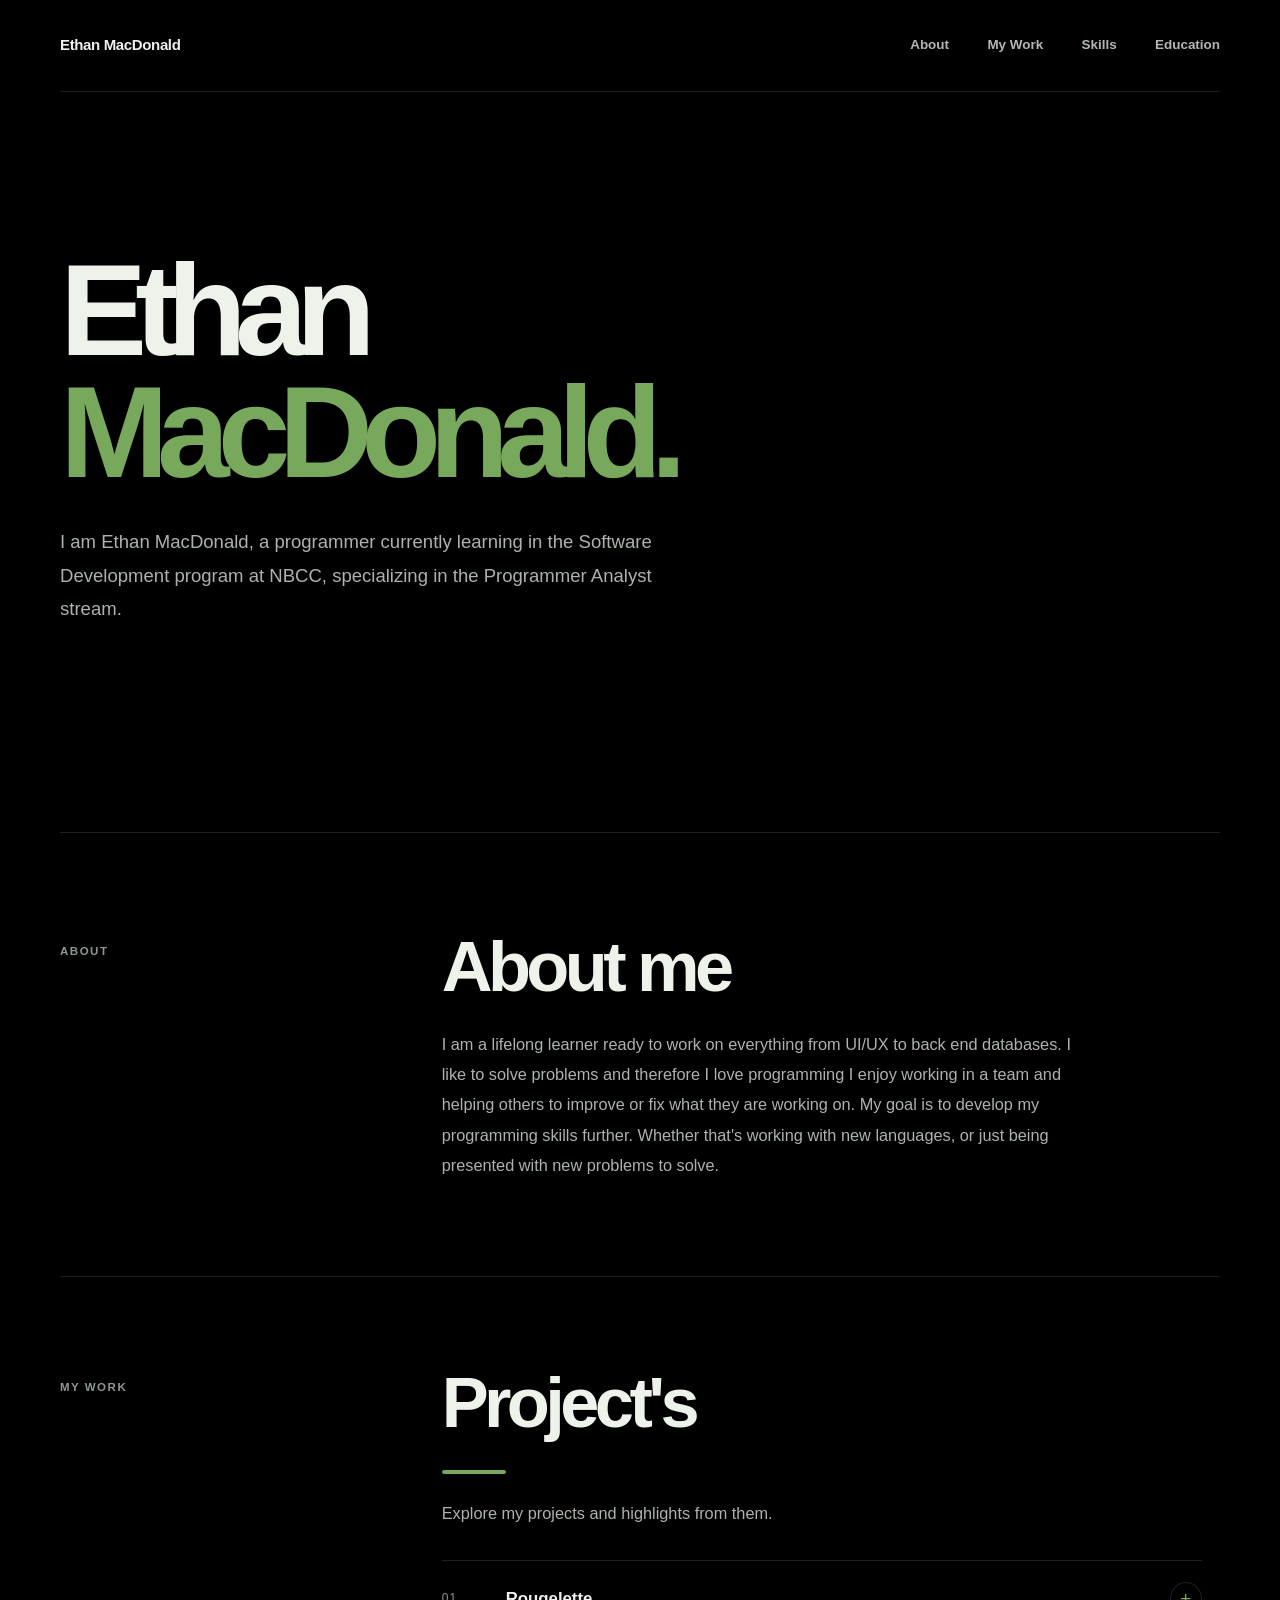
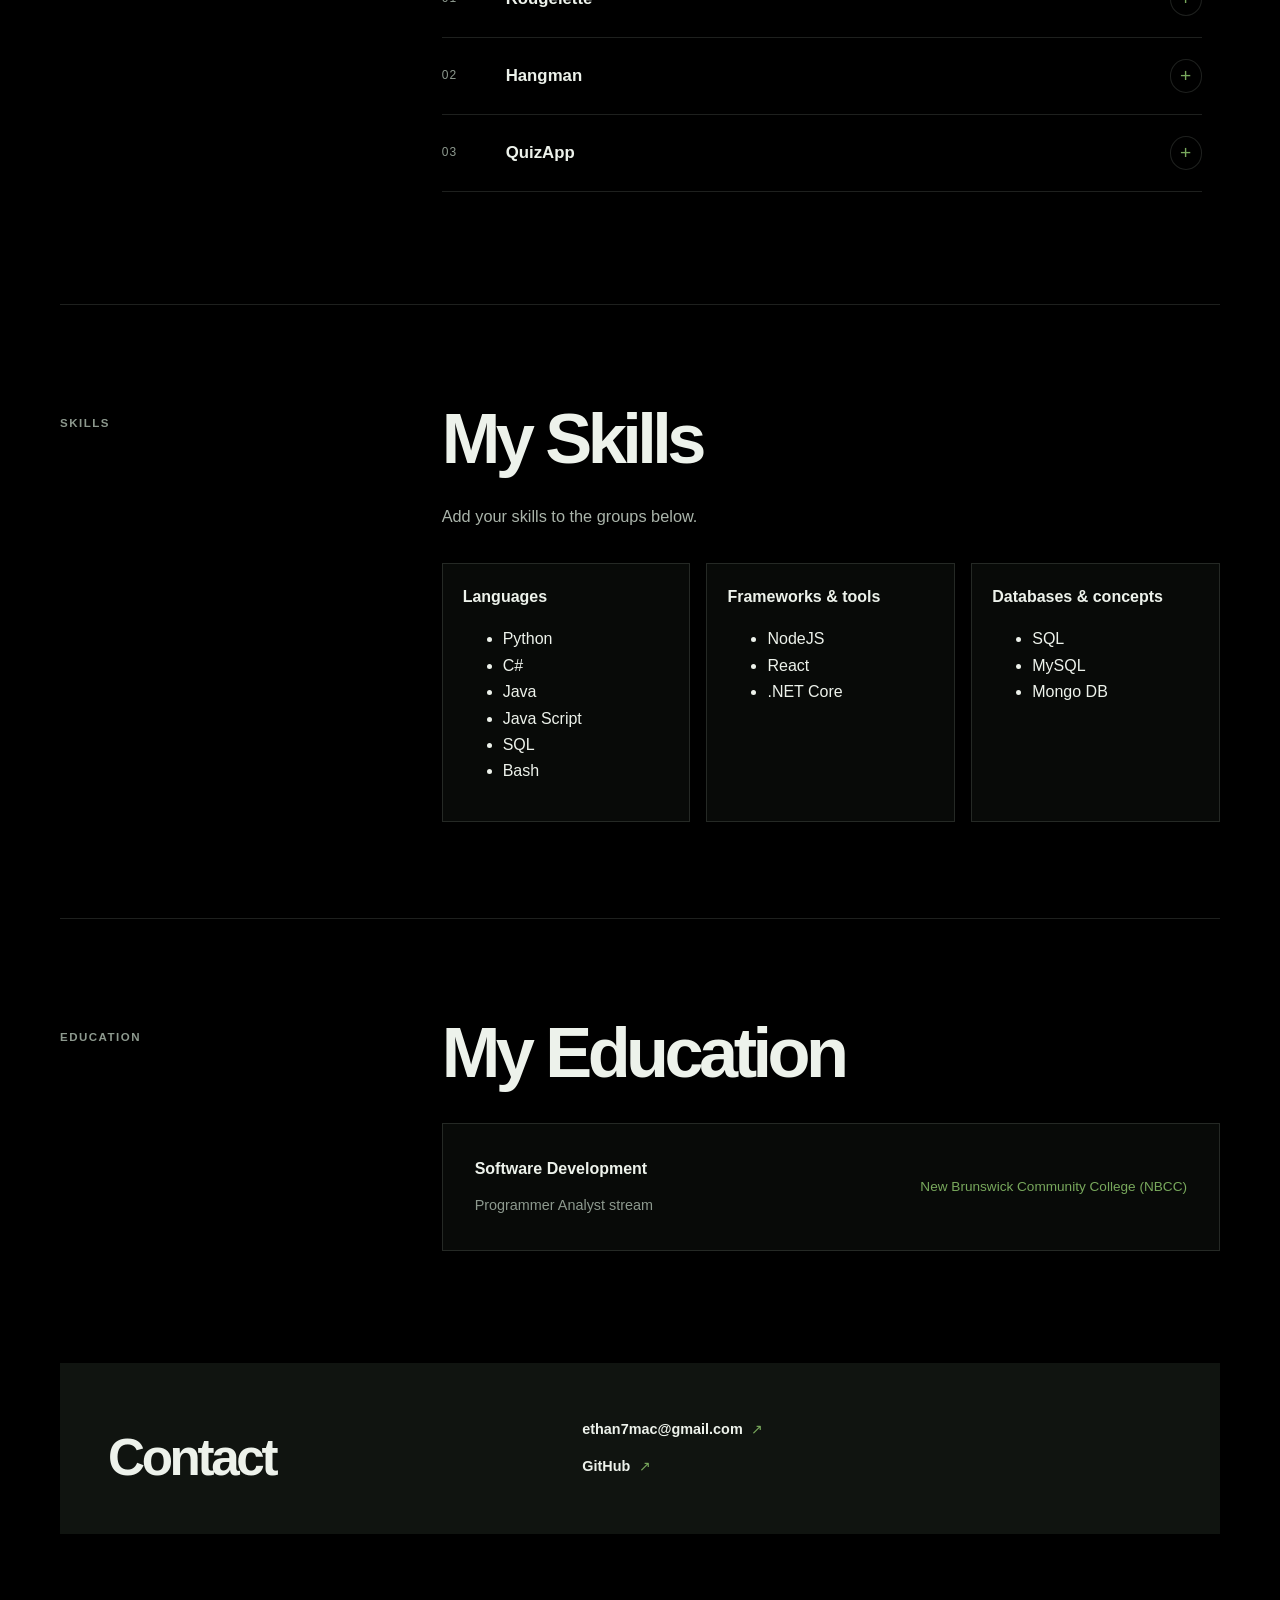
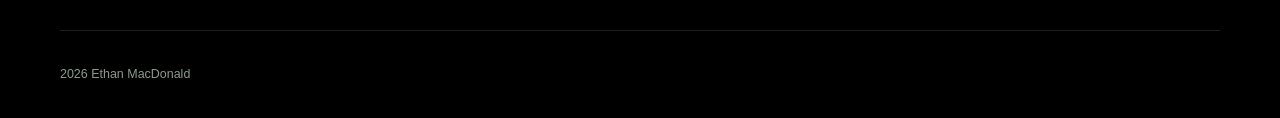
<file: index.html>
<!DOCTYPE html>
<html lang="en">
<head>
    <meta charset="UTF-8">
    <meta name="viewport" content="width=device-width, initial-scale=1">
    <meta name="theme-color" content="#0b0e0c">
    <meta name="description" content="The portfolio of Ethan MacDonald: a little corner of the internet for work, ideas, and experiments.">
    <link rel="stylesheet" href="index.css">
    <link rel="stylesheet" href="time-machine.css">
    <script src="time-machine.js" defer></script>
    <title>Ethan MacDonald — Portfolio</title>
</head>
<body class="portfolio-v2">
    <header class="wrap topbar">
        <a class="wordmark" href="#top" aria-label="Ethan MacDonald, home">
            <span>Ethan MacDonald</span>
        </a>
        <nav class="nav" aria-label="Main navigation">
            <a href="#about">About</a>
            <a href="#work">My Work</a>
            <a href="#skills">Skills</a>
            <a href="#education">Education</a>
        </nav>
        </header>

    <main id="top">
        <section class="wrap hero" aria-labelledby="hero-title">
            <div>
                <h1 id="hero-title">Ethan<br><span>MacDonald.</span></h1>
                <p class="hero-copy">I am Ethan MacDonald, a programmer currently learning in the Software Development program at NBCC, specializing in the Programmer Analyst stream. </p>
                <div class="hero-actions">
                </div>
            </div>
        </section>

        <section class="wrap section" id="about" aria-labelledby="about-title">
            <div class="section-heading">
                <p class="section-kicker">About</p>
                <div>
                    <h2 id="about-title">About me</h2>
                    <p class="about">I am a lifelong learner ready to work on everything from UI/UX to back end databases. I like to solve problems and therefore I love programming
                        I enjoy working in a team and helping others to improve or fix what they are working on. My goal is to develop my programming skills further.
                        Whether that's working with new languages, or just being presented with new problems to solve.
                    </p>
                </div>
            </div>
        </section>

        <section class="wrap section work-section" id="work" aria-labelledby="work-title">
            <div class="section-heading">
                <p class="section-kicker">My work</p>
                <div>
                    <h2 id="work-title">Project's</h2>
                    <p class="about">Explore my projects and highlights from them.</p>
                    <div class="project-list">

                        <details class="project">
                            <summary><span class="project-number">01</span><span>Rougelette</span><span class="project-toggle" aria-hidden="true">+</span></summary>
                            <a class="text-link" href="https://github.com/ethan7mac-rgb/Rougelette">Rougelette</a>
                            <p>My final project for the Object Oriented Programming class. We worked in a team of three to create an app to display a deep understanding of object oriented programming.</p>
                            <details class="code-preview">
                                <summary>Preview code <span aria-hidden="true">+</span></summary>
                                <pre><code>private List&lt;string&gt; UserCheck()
{
    //Create empty list of strings
    List&lt;string&gt; users = new List&lt;string&gt;();
    try
    {
        //Grab username from main menu
        string user = mainMenu.Username;
        //Setup path
        string path = Path.Combine(Application.StartupPath, "users.txt");
        //Read path
        using StreamReader reader = new StreamReader(path);
        //Add all users in users.txt into list
        while (reader.EndOfStream == false)
            users.Add(reader.ReadLine());
    }
    catch(Exception ex)
    {
        MessageBox.Show($"Error With Getting All Users {ex.Message}");
    }
    //Return list
    return users;
}</code></pre>
                            </details>
                        </details>

                        <details class="project">
                            <summary><span class="project-number">02</span><span>Hangman</span><span class="project-toggle" aria-hidden="true">+</span></summary>
                            <a class="text-link" href="https://github.com/ethan7mac-rgb/Hangman">Hangman</a>
                            <p>A example of my JavaScript work. This is a quick game of hangman done entirely with Java Script and without using images</p>
                            <details class="code-preview">
                                <summary>Preview code <span aria-hidden="true">+</span></summary>
                                <pre><code>
function Draw(){
    let canvas = document.querySelector("#hangman");
    let context = canvas.getContext("2d");
    switch(GuessCount){
        case 6:
            context.lineWidth = 8; 
            context.beginPath();
            //x y
            context.moveTo(5, 0);
            context.lineTo(5, 225.5);
            context.moveTo(5, 2.5);
            context.lineTo(100, 2.5);
            context.lineTo(100, 25.5);
            context.moveTo(5, 25.5);
            context.lineTo(50, 2.5);
            context.stroke();
            break;

        case 5:
            context.lineWidth = 5;
            context.beginPath();
            context.arc(100, 35, 10, 0, Math.PI*2, true);
            context.closePath();
            context.stroke();
            break;
      
        case 4:
            context.beginPath();
            context.moveTo(100, 45.5);
            context.lineTo(100, 100.5);
            context.stroke();
            break;

        case 3:
            context.beginPath();
            context.moveTo(100, 60.5);
            context.lineTo(70, 70.5);
            context.stroke();
            break;

        case 2:
            context.beginPath();
            context.moveTo(100, 60.5);
            context.lineTo(130, 70.5);
            context.stroke();
            break;

        case 1:
            context.beginPath();
            context.moveTo(100, 100);
            context.lineTo(80, 125);
            context.stroke();
            break;

        case 0:
            context.beginPath();
            context.moveTo(100, 100);
            context.lineTo(125, 125);
            context.stroke();
        break;
    }
}</code></pre>
                            </details>
                        </details>

                        <details class="project">
                            <summary><span class="project-number">03</span><span>QuizApp</span><span class="project-toggle" aria-hidden="true">+</span></summary>
                            <a class="text-link" href="https://github.com/ethan7mac-rgb/QuizApp">QuizApp</a>
                            <p>A quiz app done inside C# razor pages.</p>
                            <details class="code-preview">
                                <summary>Preview code <span aria-hidden="true">+</span></summary>
                                <pre><code>
&lt;h1&gt;@Model.Quiz.Title Results&lt;/h1&gt;

@if (Model.ErrMessage is not null)
{
    &lt;div class="alert alert-danger"&gt;@Model.ErrMessage&lt;/div&gt;
}
else
{
    &lt;p&gt;Score: @Model.Score / @Model.Quiz.Questions.Count&lt;/p&gt;

    @for (int i = 0; i &lt; Model.Quiz.Questions.Count; i++)
    {
        var question = Model.Quiz.Questions[i];
        bool hasAnswer = i < Model.Answers.Count && Model.Answers[i] >= 0 && Model.Answers[i] < question.Choices.Count;
        bool isCorrect = Model.CorrectAnswers[i];

        &lt;div&gt;
            &lt;h2 class="h5"&gt;@(i + 1). @question.QuestionText&lt;/h2&gt;
            &lt;p&gt;Answer: @question.Choices[Model.Answers[i]]&lt;/p&gt;
            &lt;p class="@(isCorrect ? "text-success" : "text-danger")"&gt; @(isCorrect ? "Correct" : "Incorrect") &lt;/p&gt;
        &lt;/div&gt;
    }
}
                                </code></pre>
                            </details>
                        </details>
                    </div>
                </div>
                </div>
        </section>

        <section class="wrap section" id="skills" aria-labelledby="skills-title">
            <div class="section-heading">
                <p class="section-kicker">Skills</p>
                <div>
                    <h2 id="skills-title">My Skills</h2>
                    <p class="about">Add your skills to the groups below.</p>
                    <div class="skills-grid">
                        <article class="skill-group">
                            <h3>Languages</h3>
                            <ul>
                                <li>Python</li>
                                <li>C#</li>
                                <li>Java</li>
                                <li>Java Script</li>
                                <li>SQL</li>
                                <li>Bash</li>
                            </ul>
                        </article>
                        <article class="skill-group">
                            <h3>Frameworks &amp; tools</h3>
                            <ul>
                                <li>NodeJS</li>
                                <li>React</li>
                                <li>.NET Core</li>
                            </ul>
                        </article>
                        <article class="skill-group">
                            <h3>Databases &amp; concepts</h3>
                            <ul>
                                <li>SQL</li>
                                <li>MySQL</li>
                                <li>Mongo DB</li>
                            </ul>
                        </article>
                    </div>
                </div>
            </div>
        </section>

        <section class="wrap section" id="education" aria-labelledby="education-title">
            <div class="section-heading">
                <p class="section-kicker">Education</p>
                <div>
                    <h2 id="education-title">My Education</h2>
                    <div class="education-card">
                        <div>
                            <h3>Software Development</h3>
                            <p>Programmer Analyst stream</p>
                        </div>
                        <div class="education-meta">
                            <span>New Brunswick Community College (NBCC)</span>
                        </div>
                    </div>
                </div>
            </div>
        </section>

        <section class="wrap section contact-section" id="contact" aria-labelledby="contact-title">
            <div class="contact-panel">
                <div>
                    <h2>Contact</h2>
                </div>
                <div class="contact-links">
                    <a class="text-link" href="mailto:ethan7mac@gmail.com">ethan7mac@gmail.com <span class="arrow" aria-hidden="true">↗</span></a>
                    <a class="text-link" href="https://github.com/ethan7mac-rgb" target="_blank" rel="noreferrer">GitHub <span class="arrow" aria-hidden="true">↗</span></a>
                </div>
                </div>
            </section>
    </main>

    <footer class="wrap">
        <span>2026 Ethan MacDonald</span>
    </footer>
    <!--<aside class="time-machine" aria-label="Portfolio version navigation">
        <span class="time-machine-title">Time Machine</span>
        <div class="time-machine-controls">
            <button type="button" data-time-machine="previous" aria-label="Previous index">↑</button>
            <span data-time-machine-position aria-live="polite"></span>
            <button type="button" data-time-machine="next" aria-label="Next index">↓</button>
        </div>
    </aside>-->
</body>
</html>
</file>
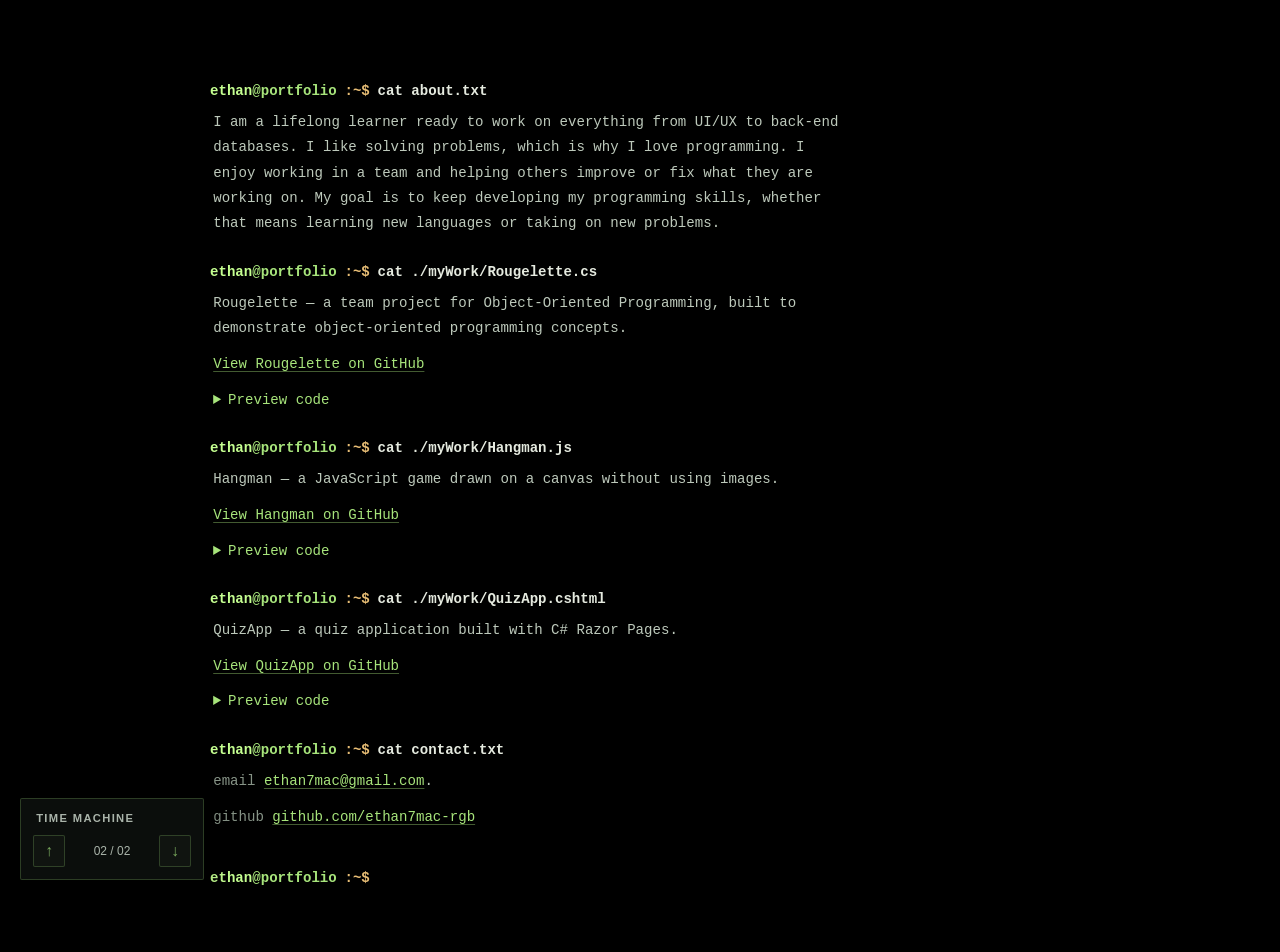
<file: indexv2.html>
<!DOCTYPE html>
<html lang="en">
<head>
    <meta charset="UTF-8">
    <meta name="viewport" content="width=device-width, initial-scale=1.0">
    <meta name="theme-color" content="#101410">
    <meta name="description" content="A terminal-inspired portfolio for Ethan MacDonald.">
    <link rel="stylesheet" href="style.css">
    <link rel="stylesheet" href="time-machine.css">
    <script type="module" src="main.js"></script>
    <script src="time-machine.js" defer></script>
    <title>ethan@portfolio: ~</title>
</head>
<body>
    <main class="terminal-shell" aria-label="Ethan MacDonald's portfolio terminal">

        <div class="terminal-body">
            <section class="transcript" aria-label="Portfolio">
                <div class="output project-list">
                </div>

                <div class="command-line">
                    <span class="prompt"><span>ethan</span>@portfolio</span><span class="path">:~$</span>
                    <span>cat about.txt</span>
                </div>
                <div class="output">
                    <p>
                        I am a lifelong learner ready to work on everything from UI/UX to back-end databases. I like solving problems, which is why I love programming. I enjoy working in a team and helping others improve or fix what they are working on. My goal is to keep developing my programming skills, whether that means learning new languages or taking on new problems.
                    </p>
                </div>

                <div class="command-line">
                    <span class="prompt"><span>ethan</span>@portfolio</span><span class="path">:~$</span>
                    <span>cat ./myWork/Rougelette.cs</span>
                </div>
                <div class="output">
                    <p>Rougelette — a team project for Object-Oriented Programming, built to demonstrate object-oriented programming concepts.</p>
                    <p><a href="https://github.com/ethan7mac-rgb/Rougelette" target="_blank" rel="noreferrer">View Rougelette on GitHub</a></p>
                    <details class="code-example">
                        <summary>Preview code</summary>
                        <pre><code>private List&lt;string&gt; UserCheck()
{
    //Create empty list of strings
    List&lt;string&gt; users = new List&lt;string&gt;();
    try
    {
        //Grab username from main menu
        string user = mainMenu.Username;
        //Setup path
        string path = Path.Combine(Application.StartupPath, "users.txt");
        //Read path
        using StreamReader reader = new StreamReader(path);
        //Add all users in users.txt into list
        while (reader.EndOfStream == false)
            users.Add(reader.ReadLine());
    }
    catch(Exception ex)
    {
        MessageBox.Show($"Error With Getting All Users {ex.Message}");
    }
    //Return list
    return users;
}</code></pre>
                    </details>
                </div>

                <div class="command-line">
                    <span class="prompt"><span>ethan</span>@portfolio</span><span class="path">:~$</span>
                    <span>cat ./myWork/Hangman.js</span>
                </div>
                <div class="output">
                    <p>Hangman — a JavaScript game drawn on a canvas without using images.</p>
                    <p><a href="https://github.com/ethan7mac-rgb/Hangman" target="_blank" rel="noreferrer">View Hangman on GitHub</a></p>
                    <details class="code-example">
                        <summary>Preview code</summary>
                        <pre><code>function Draw(){
    let canvas = document.querySelector("#hangman");
    let context = canvas.getContext("2d");
    switch(GuessCount){
        case 6:
            context.lineWidth = 8;
            context.beginPath();
            //x y
            context.moveTo(5, 0);
            context.lineTo(5, 225.5);
            context.moveTo(5, 2.5);
            context.lineTo(100, 2.5);
            context.lineTo(100, 25.5);
            context.moveTo(5, 25.5);
            context.lineTo(50, 2.5);
            context.stroke();
            break;

        case 5:
            context.lineWidth = 5;
            context.beginPath();
            context.arc(100, 35, 10, 0, Math.PI*2, true);
            context.closePath();
            context.stroke();
            break;

        case 4:
            context.beginPath();
            context.moveTo(100, 45.5);
            context.lineTo(100, 100.5);
            context.stroke();
            break;

        case 3:
            context.beginPath();
            context.moveTo(100, 60.5);
            context.lineTo(70, 70.5);
            context.stroke();
            break;

        case 2:
            context.beginPath();
            context.moveTo(100, 60.5);
            context.lineTo(130, 70.5);
            context.stroke();
            break;

        case 1:
            context.beginPath();
            context.moveTo(100, 100);
            context.lineTo(80, 125);
            context.stroke();
            break;

        case 0:
            context.beginPath();
            context.moveTo(100, 100);
            context.lineTo(125, 125);
            context.stroke();
            break;
    }
}</code></pre>
                    </details>
                </div>

                <div class="command-line">
                    <span class="prompt"><span>ethan</span>@portfolio</span><span class="path">:~$</span>
                    <span>cat ./myWork/QuizApp.cshtml</span>
                </div>
                <div class="output">
                    <p>QuizApp — a quiz application built with C# Razor Pages.</p>
                    <p><a href="https://github.com/ethan7mac-rgb/QuizApp" target="_blank" rel="noreferrer">View QuizApp on GitHub</a></p>
                    <details class="code-example">
                        <summary>Preview code</summary>
                        <pre><code>&lt;h1&gt;@Model.Quiz.Title Results&lt;/h1&gt;

@if (Model.ErrMessage is not null)
{
    &lt;div class="alert alert-danger"&gt;@Model.ErrMessage&lt;/div&gt;
}
else
{
    &lt;p&gt;Score: @Model.Score / @Model.Quiz.Questions.Count&lt;/p&gt;

    @for (int i = 0; i &lt; Model.Quiz.Questions.Count; i++)
    {
        var question = Model.Quiz.Questions[i];
        bool hasAnswer = i &lt; Model.Answers.Count &amp;&amp; Model.Answers[i] &gt;= 0 &amp;&amp; Model.Answers[i] &lt; question.Choices.Count;
        bool isCorrect = Model.CorrectAnswers[i];

        &lt;div&gt;
            &lt;h2 class="h5"&gt;@(i + 1). @question.QuestionText&lt;/h2&gt;
            &lt;p&gt;Answer: @question.Choices[Model.Answers[i]]&lt;/p&gt;
            &lt;p class="@(isCorrect ? "text-success" : "text-danger")"&gt; @(isCorrect ? "Correct" : "Incorrect") &lt;/p&gt;
        &lt;/div&gt;
    }
}</code></pre>
                    </details>
                </div>

                <div class="command-line">
                    <span class="prompt"><span>ethan</span>@portfolio</span><span class="path">:~$</span>
                    <span>cat contact.txt</span>
                </div>
                <div class="output contact-output">
                    <p><span class="muted">email </span><a href="mailto:ethan7mac@gmail.com">ethan7mac@gmail.com</a>.</p>
                    <p><span class="muted">github</span> <a href="https://github.com/ethan7mac-rgb" target="_blank" rel="noreferrer">github.com/ethan7mac-rgb</a></p>
                </div>

                <div class="command-line last-command" aria-label="Terminal input">
                    <span class="prompt"><span>ethan</span>@portfolio</span><span class="path">:~$</span>
                    <input class="terminal-input" type="text" spellcheck="false" autocomplete="off" aria-label="Command input" autofocus>
            </div>
        </section>


        </div>
    </main>
    <aside class="time-machine" aria-label="Portfolio version navigation">
        <span class="time-machine-title">Time Machine</span>
        <div class="time-machine-controls">
            <button type="button" data-time-machine="previous" aria-label="Previous index">↑</button>
            <span data-time-machine-position aria-live="polite"></span>
            <button type="button" data-time-machine="next" aria-label="Next index">↓</button>
        </div>
    </aside>
</body>
</html>
</file>
<file: index.css>
:root {
    color-scheme: dark;
    font-family: Arial, Helvetica, sans-serif;
    font-synthesis: none;
    text-rendering: optimizeLegibility;
    --paper: #000;
    --ink: #edf2eb;
    --muted: #8d998e;
    --line: rgba(214, 223, 209, .14);
    --accent: #78a85c;
    --accent-light: #172018;
}

* {
    box-sizing: border-box;
}

html {
    min-width: 320px;
    scroll-behavior: smooth;
    scroll-padding-top: 2rem;
    background: var(--paper);
}

body {
    min-height: 100vh;
    margin: 0;
    padding: 0;
    color: var(--ink);
    background: var(--paper);
    font-size: 16px;
    line-height: 1.65;
    -webkit-font-smoothing: antialiased;
}

a {
    color: inherit;
    text-decoration: none;
    -webkit-tap-highlight-color: transparent;
}

a:hover {
    color: var(--accent);
}

:focus-visible {
    outline: 2px solid var(--accent);
    outline-offset: 5px;
}

.wrap {
    width: min(100% - 3rem, 1160px);
    margin-inline: auto;
}

.topbar {
    display: flex;
    min-height: 92px;
    align-items: center;
    justify-content: space-between;
    border-bottom: 1px solid var(--line);
}

.wordmark {
    display: inline-flex;
    align-items: center;
    gap: .75rem;
    font-size: .94rem;
    font-weight: 650;
    letter-spacing: -.025em;
}

.mark {
    display: grid;
    width: 38px;
    aspect-ratio: 1;
    place-items: center;
    border-radius: 50%;
    border: 1px solid var(--line);
    color: var(--accent);
    background: #101410;
    font-size: .85rem;
    font-weight: 700;
    letter-spacing: -.06em;
}

.nav {
    display: flex;
    align-items: center;
    gap: clamp(1.25rem, 3vw, 2.75rem);
    color: #b0b9b0;
    font-size: .84rem;
    font-weight: 550;
}

.nav a,
footer a {
    transition: color .2s ease;
}

.nav .nav-contact {
    padding: .65rem 1rem;
    border: 1px solid var(--line);
    border-radius: 999px;
    color: var(--ink);
    background: rgba(255, 255, 255, .035);
}

.nav-contact span {
    margin-left: .35rem;
    color: var(--accent);
}

.hero {
    position: relative;
    display: flex;
    min-height: min(740px, calc(100svh - 92px));
    align-items: center;
    padding-block: 7rem 8rem;
    isolation: isolate;
}

.hero > div {
    max-width: 790px;
}

.eyebrow,
.section-kicker {
    margin: 0;
    color: var(--muted);
    font-size: .72rem;
    font-weight: 650;
    letter-spacing: .13em;
    text-transform: uppercase;
}

.eyebrow {
    display: flex;
    align-items: center;
    gap: .65rem;
    margin-bottom: 2rem;
    color: #b4beb4;
}

.status-dot {
    width: 8px;
    height: 8px;
    border-radius: 50%;
    background: var(--accent);
    box-shadow: 0 0 0 4px rgba(120, 168, 92, .15);
}

h1,
h2,
p {
    overflow-wrap: anywhere;
}

h1 {
    max-width: 850px;
    margin: 0;
    font-size: clamp(4rem, 10.2vw, 8.4rem);
    font-weight: 650;
    letter-spacing: -.09em;
    line-height: .93;
}

h1 span {
    color: var(--accent);
}

.hero-copy {
    max-width: 610px;
    margin: 2rem 0 0;
    color: #aab4aa;
    font-size: clamp(1rem, 1.8vw, 1.16rem);
    line-height: 1.8;
}

.hero-actions {
    display: flex;
    flex-wrap: wrap;
    align-items: center;
    gap: 1.5rem;
    margin-top: 2rem;
}

.button {
    display: inline-flex;
    min-height: 52px;
    align-items: center;
    gap: 1.2rem;
    padding: .75rem 1.25rem;
    border-radius: 999px;
    color: #101410;
    background: var(--accent);
    font-size: .88rem;
    font-weight: 600;
    transition: background .2s ease, transform .2s ease;
}

.button:hover {
    transform: translateY(-2px);
    color: #101410;
    background: #8aba6d;
}

.text-link {
    display: inline-flex;
    align-items: center;
    gap: .55rem;
    font-size: .9rem;
    font-weight: 600;
}

.arrow {
    color: var(--accent);
    transition: transform .2s ease;
}

.text-link:hover .arrow {
    transform: translate(2px, -2px);
}

.scroll-note {
    position: absolute;
    right: 0;
    bottom: 2.5rem;
    color: var(--muted);
    font-size: .74rem;
    letter-spacing: .04em;
}

.section {
    padding-block: 6rem;
    border-top: 1px solid var(--line);
}

.section-heading {
    display: grid;
    grid-template-columns: minmax(150px, .62fr) 1.38fr;
    gap: 2rem;
}

.section-kicker {
    padding-top: .8rem;
}

h2 {
    max-width: 760px;
    margin: 0;
    font-size: clamp(2.25rem, 5.5vw, 4.5rem);
    font-weight: 600;
    letter-spacing: -.065em;
    line-height: 1.08;
}

.about,
.contact-copy {
    max-width: 650px;
    margin: 1.5rem 0 0;
    color: #aab4aa;
    font-size: 1.02rem;
    line-height: 1.85;
}

.skills-grid {
    display: grid;
    grid-template-columns: repeat(3, minmax(0, 1fr));
    gap: 1rem;
    margin-top: 2rem;
}

.skill-group,
.education-card {
    border: 1px solid var(--line);
    background: #080a08;
}

.skill-group {
    min-height: 145px;
    padding: 1.25rem;
}

.skill-group h3,
.education-card h3 {
    margin: 0;
    font-size: 1rem;
    font-weight: 600;
}

.skill-group p,
.education-card p {
    margin: .75rem 0 0;
    color: var(--muted);
    font-size: .9rem;
}

.education-card {
    display: flex;
    align-items: center;
    justify-content: space-between;
    gap: 2rem;
    margin-top: 2rem;
    padding: clamp(1.25rem, 3vw, 2rem);
}

.education-meta {
    display: grid;
    justify-items: end;
    gap: .45rem;
    color: var(--muted);
    font-size: .85rem;
    text-align: right;
}

.education-meta span:last-child {
    color: var(--accent);
}

.work-section {
    padding-block: 5.5rem 7rem;
}

.work-section h2::after {
    display: block;
    width: 64px;
    height: 4px;
    margin-top: 1.8rem;
    border-radius: 999px;
    background: var(--accent);
    content: "";
}

.project-list {
    max-width: 760px;
    margin-top: 2rem;
    border-top: 1px solid var(--line);
}

.project {
    border-bottom: 1px solid var(--line);
}

.project summary {
    display: grid;
    min-height: 76px;
    grid-template-columns: 3rem 1fr 2rem;
    align-items: center;
    gap: 1rem;
    cursor: pointer;
    list-style: none;
}

.project summary::-webkit-details-marker {
    display: none;
}

.project summary:hover {
    color: var(--accent);
}

.project-number {
    color: var(--muted);
    font-size: .75rem;
    letter-spacing: .1em;
}

.project summary > span:nth-child(2) {
    font-size: 1.05rem;
    font-weight: 550;
}

.project-toggle {
    display: grid;
    width: 32px;
    aspect-ratio: 1;
    place-items: center;
    border: 1px solid var(--line);
    border-radius: 50%;
    color: var(--accent);
    font-size: 1.2rem;
    transition: transform .2s ease;
}

.project[open] .project-toggle {
    transform: rotate(45deg);
}

.project > p {
    margin: 0 3rem 1.4rem 4rem;
    color: var(--muted);
    font-size: .92rem;
}

.code-preview {
    margin: 0 0 1.25rem 4rem;
}

.code-preview > summary {
    display: flex;
    min-height: 0;
    grid-template-columns: none;
    width: fit-content;
    align-items: center;
    gap: .65rem;
    color: var(--accent);
    font-size: .82rem;
    font-weight: 600;
    cursor: pointer;
    list-style: none;
}

.code-preview > summary::-webkit-details-marker {
    display: none;
}

.code-preview > summary span {
    transition: transform .2s ease;
}

.code-preview[open] > summary span {
    transform: rotate(45deg);
}

.code-preview > pre {
    max-width: 100%;
    margin: .85rem 0 0;
    overflow-x: auto;
    padding: 1rem;
    border-left: 2px solid var(--accent);
    color: var(--ink);
    background: #0b0e0c;
    font: .8rem/1.65 "Cascadia Code", "SFMono-Regular", Consolas, monospace;
    tab-size: 4;
}

.code-preview > pre code {
    font: inherit;
}

.code-preview > p {
    margin: .75rem 0 0;
    color: var(--muted);
    font-size: .85rem;
}

.contact-section {
    padding-block: 1rem 6rem;
    border-top: 0;
}

.contact-panel {
    display: grid;
    grid-template-columns: minmax(0, .75fr) minmax(0, 1fr);
    align-items: center;
    gap: 2rem;
    padding: clamp(1.5rem, 4vw, 3rem);
    border-radius: 0;
    color: var(--ink);
    background: #101410;
}

.contact-panel .section-kicker,
.contact-copy {
    color: #aab4aa;
}

.contact-panel h2 {
    max-width: 15ch;
    margin-top: 1.2rem;
    font-size: clamp(2rem, 4vw, 3.25rem);
}

.contact-copy {
    max-width: 440px;
    margin-top: 1rem;
}

.contact-links {
    display: grid;
    gap: .85rem;
    justify-items: start;
}

.contact-links .text-link {
    color: var(--ink);
}

.contact-links .arrow {
    color: var(--accent);
}

footer {
    display: flex;
    min-height: 88px;
    align-items: center;
    justify-content: space-between;
    border-top: 1px solid var(--line);
    color: var(--muted);
    font-size: .78rem;
}

@media (max-width: 680px) {
    .wrap {
        width: min(100% - 2rem, 1160px);
    }

    .topbar {
        min-height: 76px;
    }

    .wordmark {
        gap: .55rem;
        font-size: .82rem;
    }

    .mark {
        width: 34px;
    }

    .nav {
        flex-wrap: wrap;
        justify-content: flex-end;
        gap: .9rem;
        font-size: .77rem;
    }

    .skills-grid {
        grid-template-columns: 1fr;
    }

    .skill-group {
        min-height: 0;
    }

    .education-card {
        align-items: flex-start;
        flex-direction: column;
        gap: 1rem;
    }

    .education-meta {
        justify-items: start;
        text-align: left;
    }

    .nav .nav-contact {
        padding: .55rem .72rem;
    }

    .hero {
        min-height: 620px;
        min-height: min(690px, calc(100svh - 76px));
        padding-block: 5rem 7rem;
    }

    h1 {
        font-size: clamp(3.65rem, 15vw, 6rem);
    }

    .hero-copy {
        max-width: 500px;
        margin-top: 1.5rem;
        font-size: 1rem;
    }

    .section {
        padding-block: 4rem;
    }

    .section-heading {
        grid-template-columns: 1fr;
        gap: 1.25rem;
    }

    .section-kicker {
        padding-top: 0;
    }

    .work-section {
        padding-block: 4rem 5rem;
    }

    .contact-section {
        padding-block: 0 3.5rem;
    }

    .contact-panel {
        grid-template-columns: 1fr;
        gap: 1.75rem;
        padding: 1.5rem;
    }

    .contact-links {
        overflow-wrap: anywhere;
    }

    .code-preview {
        margin-left: 1rem;
    }

    footer {
        min-height: 76px;
        gap: 1rem;
        font-size: .72rem;
    }
}

@media (max-width: 390px) {
    .nav {
        max-width: 65%;
        gap: .65rem;
        font-size: .72rem;
    }

    .wordmark > span:last-child {
        max-width: 96px;
        line-height: 1.2;
    }

    .nav .nav-contact {
        padding-inline: .6rem;
    }
}

@media (prefers-reduced-motion: reduce) {
    html {
        scroll-behavior: auto;
    }

    *,
    *::before,
    *::after {
        transition-duration: .01ms !important;
    }
}
</file>
<file: time-machine.css>
.time-machine {
    --time-machine-accent: #78a85c;
    position: fixed;
    z-index: 1000;
    bottom: 1.25rem;
    left: 1.25rem;
    display: grid;
    min-width: 184px;
    gap: .5rem;
    padding: .75rem;
    border: 1px solid rgba(120, 168, 92, .3);
    border-radius: 2px;
    color: #edf2eb;
    background: rgba(12, 15, 13, .96);
    box-shadow: 0 12px 36px rgba(0, 0, 0, .35);
    font: 500 12px/1.4 "Segoe UI", sans-serif;
}

.time-machine-title {
    padding-inline: .2rem;
    color: #aab4aa;
    font-size: .7rem;
    font-weight: 650;
    letter-spacing: .12em;
    text-transform: uppercase;
}

.time-machine-controls {
    display: grid;
    grid-template-columns: 2rem 1fr 2rem;
    align-items: center;
    gap: .5rem;
    text-align: center;
}

.time-machine-controls button {
    display: grid;
    width: 2rem;
    height: 2rem;
    place-items: center;
    padding: 0;
    border: 1px solid rgba(120, 168, 92, .3);
    border-radius: 2px;
    color: var(--time-machine-accent);
    background: #101410;
    font: inherit;
    font-size: 1rem;
    cursor: pointer;
    transition: color .18s ease, background .18s ease, border-color .18s ease;
}

.time-machine-controls button:hover {
    border-color: var(--time-machine-accent);
    color: #000;
    background: var(--time-machine-accent);
}

.time-machine-controls button:focus-visible {
    outline: 2px solid var(--time-machine-accent);
    outline-offset: 3px;
}

.time-machine-controls [data-time-machine-position] {
    color: #aab4aa;
    font-variant-numeric: tabular-nums;
}

@media (max-width: 480px) {
    .time-machine {
        bottom: .75rem;
        left: .75rem;
        min-width: 168px;
    }
}
</file>
<file: style.css>
:root {
    color-scheme: dark;
    font-family: "Cascadia Code", "SFMono-Regular", Consolas, "Liberation Mono", monospace;
    font-synthesis: none;
    text-rendering: optimizeLegibility;
    --background: #101410;
    --text: #d6dfd1;
    --muted: #879487;
    --green: #a7e47b;
    --bright-green: #c5ff91;
    --amber: #e7bd75;
    --mono-size: clamp(.72rem, 1.65vw, .88rem);
}

* {
    box-sizing: border-box;
}

html {
    min-width: 320px;
    min-height: 100%;
    background: var(--background);
    scroll-behavior: smooth;
}

body {
    display: grid;
    min-height: 100vh;
    margin: 0;
    padding: clamp(1rem, 5vw, 3.5rem) 1rem;
    place-items: center;
    color: var(--text);
    background: black;
    font-size: var(--mono-size);
    line-height: 1.8;
}

a {
    color: var(--green);
    text-decoration-color: rgba(167, 228, 123, .4);
    text-underline-offset: .22em;
    -webkit-tap-highlight-color: transparent;
}

a:hover {
    color: var(--bright-green);
    text-decoration-color: currentColor;
}

:focus-visible {
    outline: 2px solid var(--bright-green);
    outline-offset: 4px;
}

.terminal-shell {
    width: min(100%, 860px);
}

.transcript {
    overflow-wrap: anywhere;
}

.command-line {
    display: flex;
    align-items: baseline;
    gap: .55em;
    margin: 1.45rem 0 .3rem;
    color: #e5eadf;
    font-weight: 600;
}

.prompt {
    flex: 0 0 auto;
    color: var(--green);
}

.prompt > span {
    color: var(--bright-green);
}

.path {
    flex: 0 0 auto;
    color: var(--amber);
}

.terminal-input {
    flex: 1 1 auto;
    min-width: 0;
    padding: 0;
    border: 0;
    color: inherit;
    background: transparent;
    font: inherit;
    line-height: inherit;
    caret-color: var(--bright-green);
    outline: none;
    text-shadow: 0 0 0 currentColor;
}

.terminal-input:focus {
    outline: none;
}

.terminal-input::placeholder {
    color: rgba(214, 223, 209, .55);
}

.muted {
    color: var(--muted);
}

.output {
    padding-left: .2rem;
    color: #bdc9bb;
}

.output p {
    max-width: 74ch;
    margin: .35rem 0 .65rem;
}

.code-example summary {
    width: fit-content;
    color: var(--green);
    cursor: pointer;
}

.code-example summary:hover {
    color: var(--bright-green);
}

.code-example pre {
    max-width: 100%;
    margin: .75rem 0;
    overflow-x: auto;
    padding: .8rem 1rem;
    border-left: 2px solid var(--green);
    background: rgba(167, 228, 123, .05);
    color: var(--text);
}

.contact-output {
    padding-bottom: .15rem;
}
</file>
